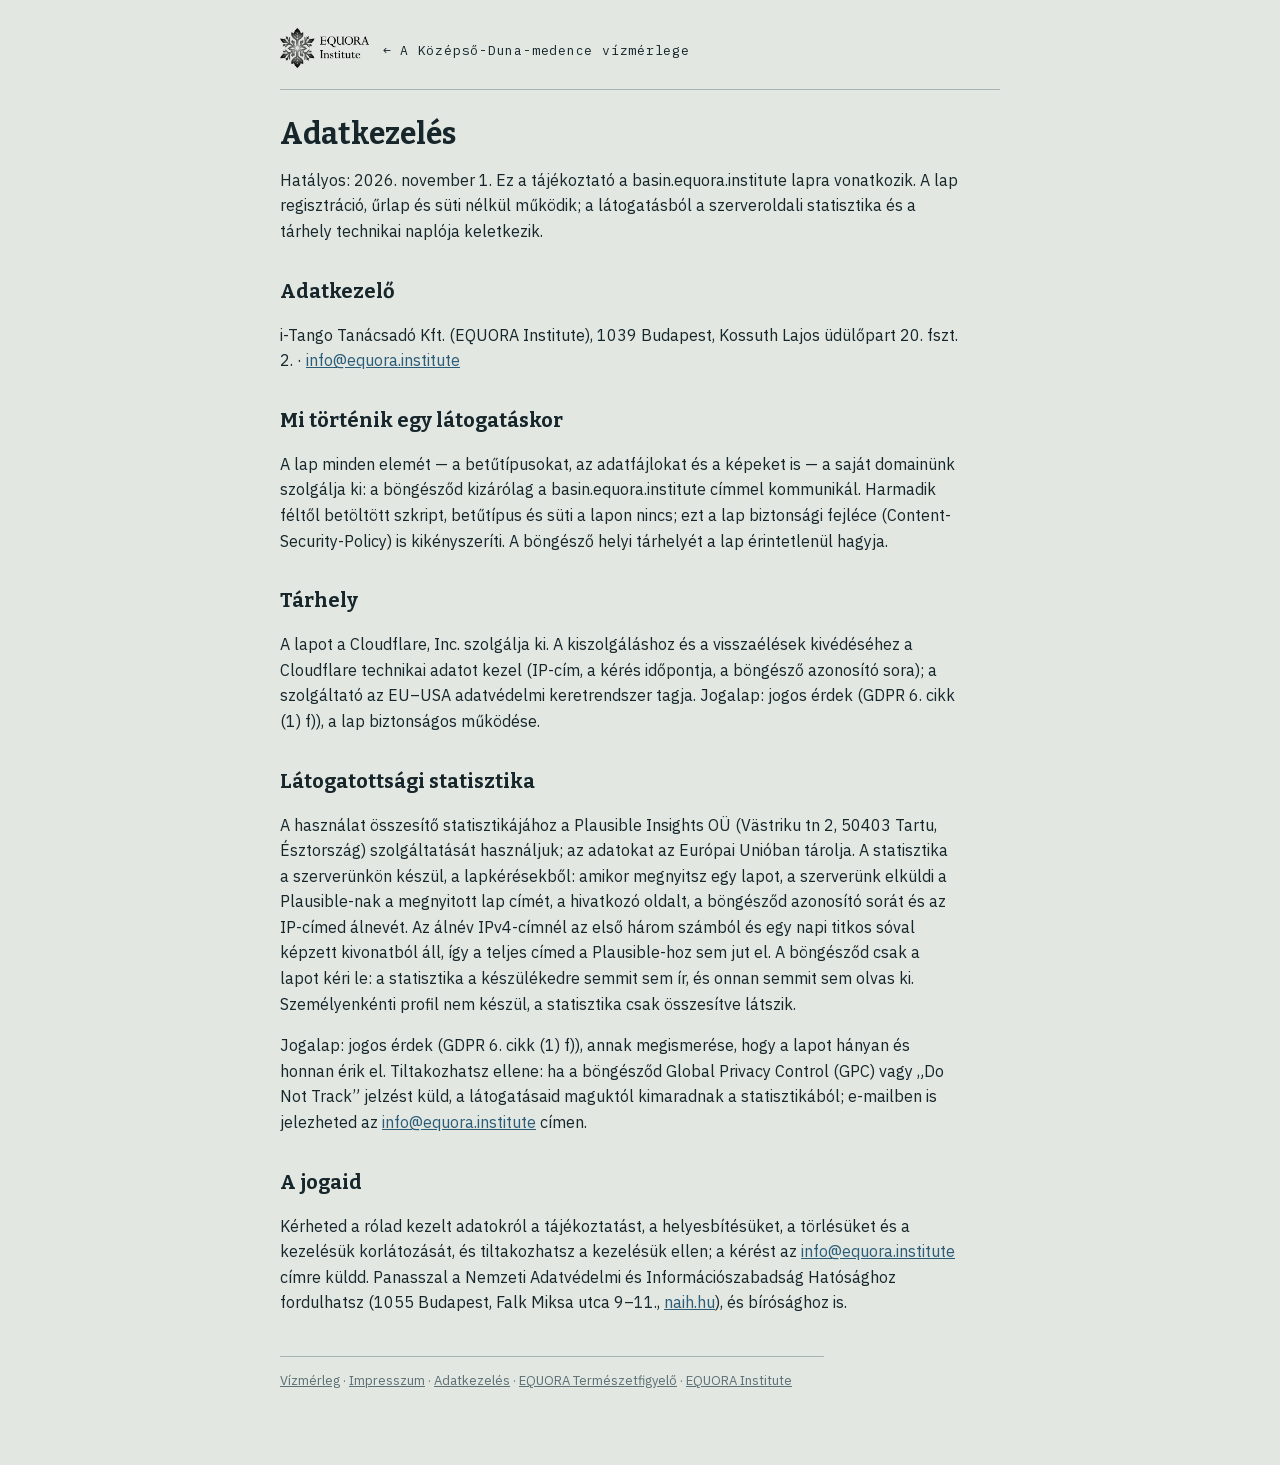
<file: adatkezeles.html>
<!doctype html>
<html lang="hu">
<head>
<meta charset="utf-8">
<meta name="viewport" content="width=device-width, initial-scale=1">
<title>Adatkezelés · A Középső-Duna-medence vízmérlege · EQUORA Institute</title>
<meta name="description" content="Mi történik egy látogatáskor a basin.equora.institute-on: tárhely, szerveroldali statisztika, a jogaid.">
<link rel="canonical" href="https://basin.equora.institute/adatkezeles">
<meta name="robots" content="index, follow">
<meta property="og:site_name" content="EQUORA Institute">
<meta property="og:image" content="https://basin.equora.institute/og.png">
<meta property="og:image:width" content="1200">
<meta property="og:image:height" content="630">
<meta name="twitter:card" content="summary_large_image">
<link rel="icon" type="image/x-icon" href="/favicon.ico">
<link rel="icon" type="image/png" sizes="32x32" href="/favicon-32.png">
<link rel="stylesheet" href="/fonts/fonts.css">
<style>
:root{--papir:#E2E7E2;--papir-2:#EDF0EC;--tinta:#16262B;--halvany:#5C7075;--vonal:#A6B5B1;--viz:#2B5C77;
  --serif:"Bitter",Georgia,serif;--sans:"IBM Plex Sans",system-ui,sans-serif;--mono:"IBM Plex Mono",ui-monospace,monospace}
*{box-sizing:border-box}
body{margin:0;background:var(--papir);color:var(--tinta);font:16px/1.6 var(--sans)}
.keret{max-width:760px;margin:0 auto;padding:28px 20px 60px}
.fej{display:flex;align-items:center;gap:14px;border-bottom:1px solid var(--vonal);padding-bottom:14px;margin-bottom:26px}
.fej img{height:40px;width:auto}
.fej a{color:var(--tinta);text-decoration:none;font-family:var(--mono);font-size:13px;letter-spacing:.06em}
h1{font-family:var(--serif);font-weight:700;font-size:30px;line-height:1.2;margin:0 0 14px}
h2{font-family:var(--serif);font-weight:700;font-size:20px;margin:30px 0 8px}
p,li{max-width:68ch}
a{color:var(--viz)}
table{border-collapse:collapse;width:100%;margin:8px 0 4px;font-size:15px}
th,td{text-align:left;vertical-align:top;padding:7px 10px 7px 0;border-bottom:1px solid var(--vonal)}
th{font-family:var(--mono);font-size:12px;letter-spacing:.06em;text-transform:uppercase;color:var(--halvany);font-weight:500;width:34%}
.lab{margin-top:40px;padding-top:14px;border-top:1px solid var(--vonal);font-size:13px;color:var(--halvany)}
.lab a{color:var(--halvany)}
</style>
</head>
<body>
<div class="keret">
<div class="fej"><a href="/"><img src="/logo.png" alt="EQUORA Institute" width="89" height="40"></a><a href="/">← A Középső-Duna-medence vízmérlege</a></div>

<h1>Adatkezelés</h1>
<p>Hatályos: 2026. november 1. Ez a tájékoztató a basin.equora.institute lapra vonatkozik. A lap regisztráció, űrlap és süti nélkül működik; a látogatásból a szerveroldali statisztika és a tárhely technikai naplója keletkezik.</p>
<h2>Adatkezelő</h2>
<p>i-Tango Tanácsadó Kft. (EQUORA Institute), 1039 Budapest, Kossuth Lajos üdülőpart 20. fszt. 2. · <!--email_off--><a href="mailto:info@equora.institute">info@equora.institute</a><!--/email_off--></p>
<h2>Mi történik egy látogatáskor</h2>
<p>A lap minden elemét — a betűtípusokat, az adatfájlokat és a képeket is — a saját domainünk szolgálja ki: a böngésződ kizárólag a basin.equora.institute címmel kommunikál. Harmadik féltől betöltött szkript, betűtípus és süti a lapon nincs; ezt a lap biztonsági fejléce (Content-Security-Policy) is kikényszeríti. A böngésző helyi tárhelyét a lap érintetlenül hagyja.</p>
<h2>Tárhely</h2>
<p>A lapot a Cloudflare, Inc. szolgálja ki. A kiszolgáláshoz és a visszaélések kivédéséhez a Cloudflare technikai adatot kezel (IP-cím, a kérés időpontja, a böngésző azonosító sora); a szolgáltató az EU–USA adatvédelmi keretrendszer tagja. Jogalap: jogos érdek (GDPR 6. cikk (1) f)), a lap biztonságos működése.</p>
<h2>Látogatottsági statisztika</h2>
<p>A használat összesítő statisztikájához a Plausible Insights OÜ (Västriku tn 2, 50403 Tartu, Észtország) szolgáltatását használjuk; az adatokat az Európai Unióban tárolja. A statisztika a szerverünkön készül, a lapkérésekből: amikor megnyitsz egy lapot, a szerverünk elküldi a Plausible-nak a megnyitott lap címét, a hivatkozó oldalt, a böngésződ azonosító sorát és az IP-címed álnevét. Az álnév IPv4-címnél az első három számból és egy napi titkos sóval képzett kivonatból áll, így a teljes címed a Plausible-hoz sem jut el. A böngésződ csak a lapot kéri le: a statisztika a készülékedre semmit sem ír, és onnan semmit sem olvas ki. Személyenkénti profil nem készül, a statisztika csak összesítve látszik.</p>
<p>Jogalap: jogos érdek (GDPR 6. cikk (1) f)), annak megismerése, hogy a lapot hányan és honnan érik el. Tiltakozhatsz ellene: ha a böngésződ Global Privacy Control (GPC) vagy „Do Not Track” jelzést küld, a látogatásaid maguktól kimaradnak a statisztikából; e-mailben is jelezheted az <!--email_off--><a href="mailto:info@equora.institute">info@equora.institute</a><!--/email_off--> címen.</p>
<h2>A jogaid</h2>
<p>Kérheted a rólad kezelt adatokról a tájékoztatást, a helyesbítésüket, a törlésüket és a kezelésük korlátozását, és tiltakozhatsz a kezelésük ellen; a kérést az <!--email_off--><a href="mailto:info@equora.institute">info@equora.institute</a><!--/email_off--> címre küldd. Panasszal a Nemzeti Adatvédelmi és Információszabadság Hatósághoz fordulhatsz (1055 Budapest, Falk Miksa utca 9–11., <a href="https://naih.hu/">naih.hu</a>), és bírósághoz is.</p>
<p class="lab"><a href="/">Vízmérleg</a> · <a href="/impresszum">Impresszum</a> · <a href="/adatkezeles">Adatkezelés</a> · <a href="https://nature.equora.institute/">EQUORA Természetfigyelő</a> · <a href="https://equora.institute/">EQUORA Institute</a></p>
</div>
</body>
</html>
</file>
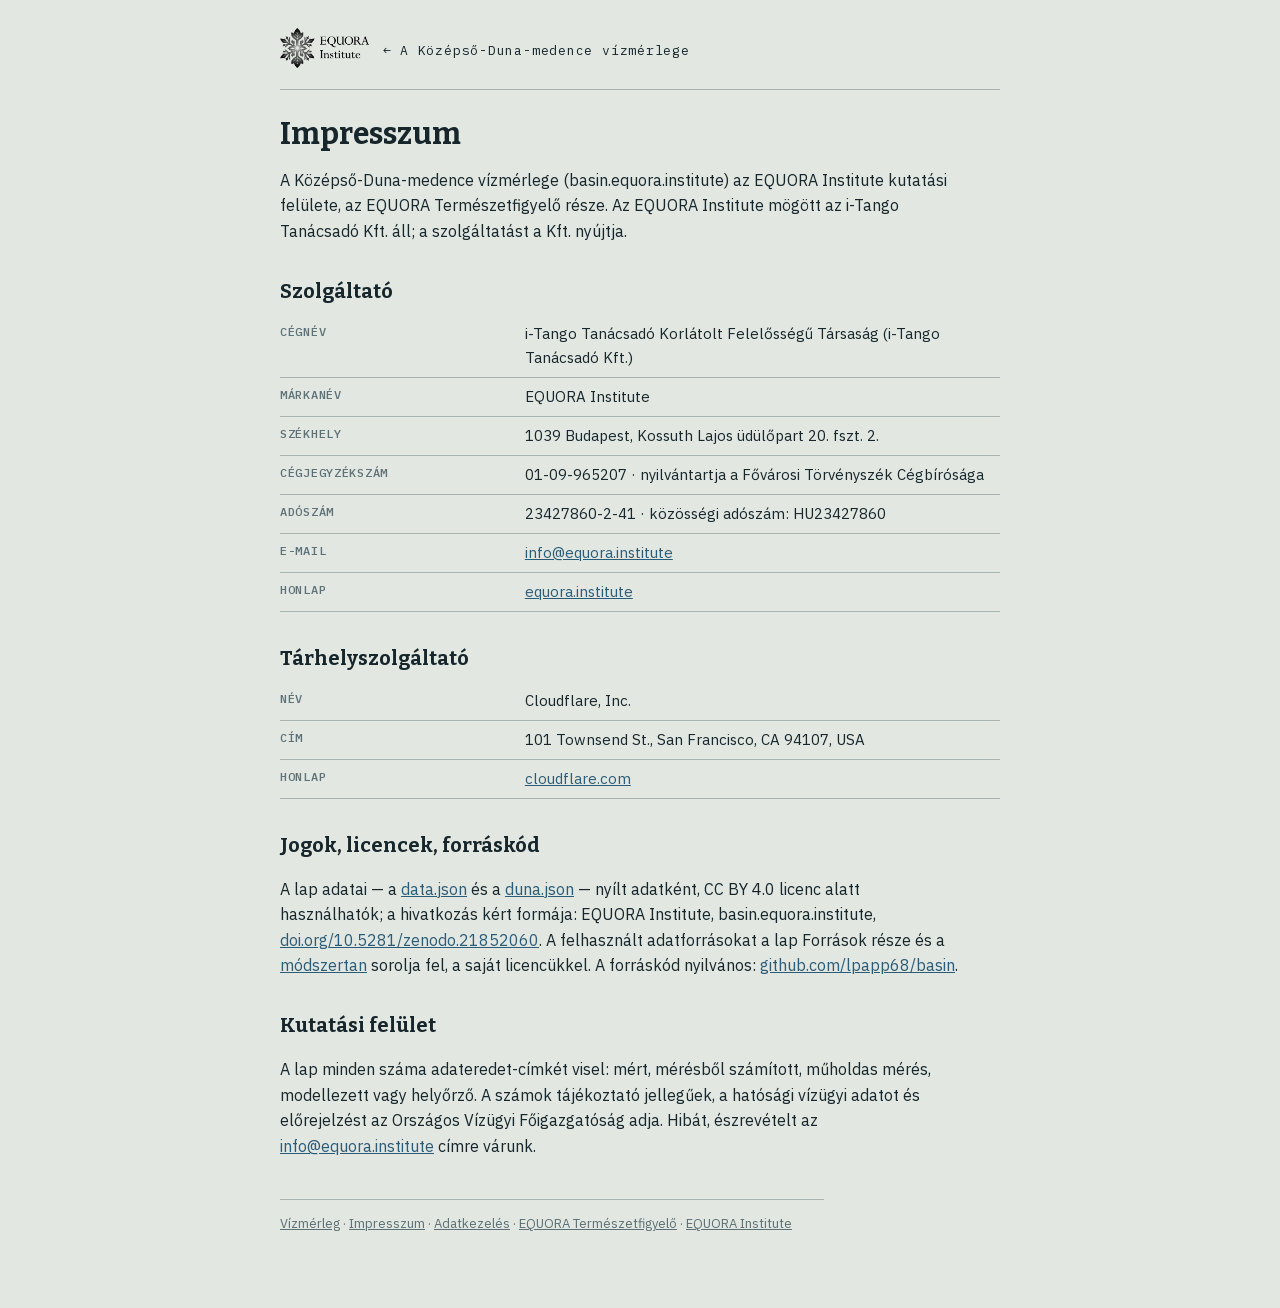
<file: impresszum.html>
<!doctype html>
<html lang="hu">
<head>
<meta charset="utf-8">
<meta name="viewport" content="width=device-width, initial-scale=1">
<title>Impresszum · A Középső-Duna-medence vízmérlege · EQUORA Institute</title>
<meta name="description" content="A basin.equora.institute szolgáltatója, elérhetősége, tárhelye és licencei.">
<link rel="canonical" href="https://basin.equora.institute/impresszum">
<meta name="robots" content="index, follow">
<meta property="og:site_name" content="EQUORA Institute">
<meta property="og:image" content="https://basin.equora.institute/og.png">
<meta property="og:image:width" content="1200">
<meta property="og:image:height" content="630">
<meta name="twitter:card" content="summary_large_image">
<link rel="icon" type="image/x-icon" href="/favicon.ico">
<link rel="icon" type="image/png" sizes="32x32" href="/favicon-32.png">
<link rel="stylesheet" href="/fonts/fonts.css">
<style>
:root{--papir:#E2E7E2;--papir-2:#EDF0EC;--tinta:#16262B;--halvany:#5C7075;--vonal:#A6B5B1;--viz:#2B5C77;
  --serif:"Bitter",Georgia,serif;--sans:"IBM Plex Sans",system-ui,sans-serif;--mono:"IBM Plex Mono",ui-monospace,monospace}
*{box-sizing:border-box}
body{margin:0;background:var(--papir);color:var(--tinta);font:16px/1.6 var(--sans)}
.keret{max-width:760px;margin:0 auto;padding:28px 20px 60px}
.fej{display:flex;align-items:center;gap:14px;border-bottom:1px solid var(--vonal);padding-bottom:14px;margin-bottom:26px}
.fej img{height:40px;width:auto}
.fej a{color:var(--tinta);text-decoration:none;font-family:var(--mono);font-size:13px;letter-spacing:.06em}
h1{font-family:var(--serif);font-weight:700;font-size:30px;line-height:1.2;margin:0 0 14px}
h2{font-family:var(--serif);font-weight:700;font-size:20px;margin:30px 0 8px}
p,li{max-width:68ch}
a{color:var(--viz)}
table{border-collapse:collapse;width:100%;margin:8px 0 4px;font-size:15px}
th,td{text-align:left;vertical-align:top;padding:7px 10px 7px 0;border-bottom:1px solid var(--vonal)}
th{font-family:var(--mono);font-size:12px;letter-spacing:.06em;text-transform:uppercase;color:var(--halvany);font-weight:500;width:34%}
.lab{margin-top:40px;padding-top:14px;border-top:1px solid var(--vonal);font-size:13px;color:var(--halvany)}
.lab a{color:var(--halvany)}
</style>
</head>
<body>
<div class="keret">
<div class="fej"><a href="/"><img src="/logo.png" alt="EQUORA Institute" width="89" height="40"></a><a href="/">← A Középső-Duna-medence vízmérlege</a></div>

<h1>Impresszum</h1>
<p>A Középső-Duna-medence vízmérlege (basin.equora.institute) az EQUORA Institute kutatási felülete, az EQUORA Természetfigyelő része. Az EQUORA Institute mögött az i-Tango Tanácsadó Kft. áll; a szolgáltatást a Kft. nyújtja.</p>
<h2>Szolgáltató</h2>
<table>
<tr><th>Cégnév</th><td>i-Tango Tanácsadó Korlátolt Felelősségű Társaság (i-Tango Tanácsadó Kft.)</td></tr>
<tr><th>Márkanév</th><td>EQUORA Institute</td></tr>
<tr><th>Székhely</th><td>1039 Budapest, Kossuth Lajos üdülőpart 20. fszt. 2.</td></tr>
<tr><th>Cégjegyzékszám</th><td>01-09-965207 · nyilvántartja a Fővárosi Törvényszék Cégbírósága</td></tr>
<tr><th>Adószám</th><td>23427860-2-41 · közösségi adószám: HU23427860</td></tr>
<tr><th>E-mail</th><td><!--email_off--><a href="mailto:info@equora.institute">info@equora.institute</a><!--/email_off--></td></tr>
<tr><th>Honlap</th><td><a href="https://equora.institute/">equora.institute</a></td></tr>
</table>
<h2>Tárhelyszolgáltató</h2>
<table>
<tr><th>Név</th><td>Cloudflare, Inc.</td></tr>
<tr><th>Cím</th><td>101 Townsend St., San Francisco, CA 94107, USA</td></tr>
<tr><th>Honlap</th><td><a href="https://www.cloudflare.com/">cloudflare.com</a></td></tr>
</table>
<h2>Jogok, licencek, forráskód</h2>
<p>A lap adatai — a <a href="/data.json">data.json</a> és a <a href="/duna.json">duna.json</a> — nyílt adatként, CC BY 4.0 licenc alatt használhatók; a hivatkozás kért formája: EQUORA Institute, basin.equora.institute, <a href="https://doi.org/10.5281/zenodo.21852060">doi.org/10.5281/zenodo.21852060</a>. A felhasznált adatforrásokat a lap Források része és a <a href="https://github.com/lpapp68/basin/blob/main/MODSZERTAN.md">módszertan</a> sorolja fel, a saját licencükkel. A forráskód nyilvános: <a href="https://github.com/lpapp68/basin">github.com/lpapp68/basin</a>.</p>
<h2>Kutatási felület</h2>
<p>A lap minden száma adateredet-címkét visel: mért, mérésből számított, műholdas mérés, modellezett vagy helyőrző. A számok tájékoztató jellegűek, a hatósági vízügyi adatot és előrejelzést az Országos Vízügyi Főigazgatóság adja. Hibát, észrevételt az <!--email_off--><a href="mailto:info@equora.institute">info@equora.institute</a><!--/email_off--> címre várunk.</p>
<p class="lab"><a href="/">Vízmérleg</a> · <a href="/impresszum">Impresszum</a> · <a href="/adatkezeles">Adatkezelés</a> · <a href="https://nature.equora.institute/">EQUORA Természetfigyelő</a> · <a href="https://equora.institute/">EQUORA Institute</a></p>
</div>
</body>
</html>
</file>
<file: fonts/fonts.css>
/* Bitter, IBM Plex Sans, IBM Plex Mono — SIL Open Font License 1.1, saját tárhelyről */
/* Sorrend: a matematikai arcok elöl állnak, mert a böngésző a később deklarált arcot próbálja először. Így a sima
   szövegben a latin arc az elsődleges, a kalapos jelöléseknél (p̂) pedig a teljes jelsort tudó matematikai arc lép be. */
/* Görög és matematikai jelek (φ, Σ, √, ∝, ≥, →, p̂ …). A Plex és a Bitter saját jeleit használjuk; ami hiányzik belőlük,
   azt a Noto Sans Math adja. Mindegyik SIL Open Font License 1.1, saját tárhelyről. */
@font-face {
  font-family: 'IBM Plex Sans';
  font-style: normal;
  font-weight: 400;
  font-display: swap;
  src: url(/fonts/ibm-plex-sans-math.woff2) format('woff2');
  unicode-range: U+0041-005A, U+0061-007A, U+0302-0303, U+0307, U+0393-0394, U+0398, U+039B, U+039E, U+03A0, U+03A3, U+03A6, U+03A8-03A9, U+03B1-03C1, U+03C3-03C9, U+2070, U+2074-2079, U+2080-2089, U+2190-2194, U+2202, U+2206, U+220F, U+2211, U+221A, U+221E, U+222B, U+2248, U+2260, U+2264-2265;
}
@font-face {
  font-family: 'IBM Plex Sans';
  font-style: normal;
  font-weight: 500;
  font-display: swap;
  src: url(/fonts/ibm-plex-sans-math.woff2) format('woff2');
  unicode-range: U+0041-005A, U+0061-007A, U+0302-0303, U+0307, U+0393-0394, U+0398, U+039B, U+039E, U+03A0, U+03A3, U+03A6, U+03A8-03A9, U+03B1-03C1, U+03C3-03C9, U+2070, U+2074-2079, U+2080-2089, U+2190-2194, U+2202, U+2206, U+220F, U+2211, U+221A, U+221E, U+222B, U+2248, U+2260, U+2264-2265;
}
@font-face {
  font-family: 'IBM Plex Sans';
  font-style: normal;
  font-weight: 600;
  font-display: swap;
  src: url(/fonts/ibm-plex-sans-math.woff2) format('woff2');
  unicode-range: U+0041-005A, U+0061-007A, U+0302-0303, U+0307, U+0393-0394, U+0398, U+039B, U+039E, U+03A0, U+03A3, U+03A6, U+03A8-03A9, U+03B1-03C1, U+03C3-03C9, U+2070, U+2074-2079, U+2080-2089, U+2190-2194, U+2202, U+2206, U+220F, U+2211, U+221A, U+221E, U+222B, U+2248, U+2260, U+2264-2265;
}
@font-face {
  font-family: 'IBM Plex Mono';
  font-style: normal;
  font-weight: 400;
  font-display: swap;
  src: url(/fonts/ibm-plex-mono-400-math.woff2) format('woff2');
  unicode-range: U+0302-0303, U+0307, U+03C0, U+2070, U+2074-2079, U+2080-2089, U+2190-2194, U+2202, U+2206, U+220F, U+2211, U+221A, U+221E, U+222B, U+2248, U+2260, U+2264-2265;
}
@font-face {
  font-family: 'IBM Plex Mono';
  font-style: normal;
  font-weight: 500;
  font-display: swap;
  src: url(/fonts/ibm-plex-mono-500-math.woff2) format('woff2');
  unicode-range: U+0302-0303, U+0307, U+03C0, U+2070, U+2074-2079, U+2080-2089, U+2190-2194, U+2202, U+2206, U+220F, U+2211, U+221A, U+221E, U+222B, U+2248, U+2260, U+2264-2265;
}
@font-face {
  font-family: 'IBM Plex Mono';
  font-style: normal;
  font-weight: 600;
  font-display: swap;
  src: url(/fonts/ibm-plex-mono-600-math.woff2) format('woff2');
  unicode-range: U+0302-0303, U+0307, U+03C0, U+2070, U+2074-2079, U+2080-2089, U+2190-2194, U+2202, U+2206, U+220F, U+2211, U+221A, U+221E, U+222B, U+2248, U+2260, U+2264-2265;
}
@font-face {
  font-family: 'Bitter';
  font-style: normal;
  font-weight: 500;
  font-display: swap;
  src: url(/fonts/bitter-math.woff2) format('woff2');
  unicode-range: U+0302-0303, U+0307, U+0393-0394, U+03A0, U+03A9, U+03BC, U+03C0, U+2070, U+2074-2079, U+2080-2089, U+2190-2194, U+2202, U+2205-2206, U+220F, U+2211, U+221A, U+221E, U+2229, U+222B, U+2248, U+2260-2261, U+2264-2265;
}
@font-face {
  font-family: 'Bitter';
  font-style: normal;
  font-weight: 700;
  font-display: swap;
  src: url(/fonts/bitter-math.woff2) format('woff2');
  unicode-range: U+0302-0303, U+0307, U+0393-0394, U+03A0, U+03A9, U+03BC, U+03C0, U+2070, U+2074-2079, U+2080-2089, U+2190-2194, U+2202, U+2205-2206, U+220F, U+2211, U+221A, U+221E, U+2229, U+222B, U+2248, U+2260-2261, U+2264-2265;
}
@font-face {
  font-family: 'Noto Sans Math';
  font-style: normal;
  font-weight: 400;
  font-display: swap;
  src: url(/fonts/noto-sans-math.woff2) format('woff2');
  unicode-range: U+00B0-00B1, U+00D7, U+00F7, U+0302-0303, U+0305, U+0307, U+0393-0394, U+0398, U+039B, U+039E, U+03A0, U+03A3, U+03A6, U+03A8-03A9, U+03B1-03C1, U+03C3-03C9, U+2032-2033, U+2190-2194, U+21D2, U+21D4, U+2200, U+2202-2203, U+2205-2209, U+220F, U+2211, U+2213, U+221A, U+221D-221E, U+2229-222B, U+223C, U+2245, U+2248, U+2260-2261, U+2264-2265, U+2282, U+2286, U+22C5;
}

@font-face {
  font-family: 'Bitter';
  font-style: normal;
  font-weight: 500;
  font-display: swap;
  src: url(/fonts/bitter-500-latin-ext.woff2) format('woff2');
  unicode-range: U+0100-02BA, U+02BD-02C5, U+02C7-02CC, U+02CE-02D7, U+02DD-02FF, U+0304, U+0308, U+0329, U+1D00-1DBF, U+1E00-1E9F, U+1EF2-1EFF, U+2020, U+20A0-20AB, U+20AD-20C0, U+2113, U+2C60-2C7F, U+A720-A7FF;
}
@font-face {
  font-family: 'Bitter';
  font-style: normal;
  font-weight: 500;
  font-display: swap;
  src: url(/fonts/bitter-500-latin.woff2) format('woff2');
  unicode-range: U+0000-00FF, U+0131, U+0152-0153, U+02BB-02BC, U+02C6, U+02DA, U+02DC, U+0304, U+0308, U+0329, U+2000-206F, U+20AC, U+2122, U+2191, U+2193, U+2212, U+2215, U+FEFF, U+FFFD;
}
@font-face {
  font-family: 'Bitter';
  font-style: normal;
  font-weight: 700;
  font-display: swap;
  src: url(/fonts/bitter-700-latin-ext.woff2) format('woff2');
  unicode-range: U+0100-02BA, U+02BD-02C5, U+02C7-02CC, U+02CE-02D7, U+02DD-02FF, U+0304, U+0308, U+0329, U+1D00-1DBF, U+1E00-1E9F, U+1EF2-1EFF, U+2020, U+20A0-20AB, U+20AD-20C0, U+2113, U+2C60-2C7F, U+A720-A7FF;
}
@font-face {
  font-family: 'Bitter';
  font-style: normal;
  font-weight: 700;
  font-display: swap;
  src: url(/fonts/bitter-700-latin.woff2) format('woff2');
  unicode-range: U+0000-00FF, U+0131, U+0152-0153, U+02BB-02BC, U+02C6, U+02DA, U+02DC, U+0304, U+0308, U+0329, U+2000-206F, U+20AC, U+2122, U+2191, U+2193, U+2212, U+2215, U+FEFF, U+FFFD;
}
@font-face {
  font-family: 'IBM Plex Mono';
  font-style: normal;
  font-weight: 400;
  font-display: swap;
  src: url(/fonts/ibm-plex-mono-400-latin-ext.woff2) format('woff2');
  unicode-range: U+0100-02BA, U+02BD-02C5, U+02C7-02CC, U+02CE-02D7, U+02DD-02FF, U+0304, U+0308, U+0329, U+1D00-1DBF, U+1E00-1E9F, U+1EF2-1EFF, U+2020, U+20A0-20AB, U+20AD-20C0, U+2113, U+2C60-2C7F, U+A720-A7FF;
}
@font-face {
  font-family: 'IBM Plex Mono';
  font-style: normal;
  font-weight: 400;
  font-display: swap;
  src: url(/fonts/ibm-plex-mono-400-latin.woff2) format('woff2');
  unicode-range: U+0000-00FF, U+0131, U+0152-0153, U+02BB-02BC, U+02C6, U+02DA, U+02DC, U+0304, U+0308, U+0329, U+2000-206F, U+20AC, U+2122, U+2191, U+2193, U+2212, U+2215, U+FEFF, U+FFFD;
}
@font-face {
  font-family: 'IBM Plex Mono';
  font-style: normal;
  font-weight: 500;
  font-display: swap;
  src: url(/fonts/ibm-plex-mono-500-latin-ext.woff2) format('woff2');
  unicode-range: U+0100-02BA, U+02BD-02C5, U+02C7-02CC, U+02CE-02D7, U+02DD-02FF, U+0304, U+0308, U+0329, U+1D00-1DBF, U+1E00-1E9F, U+1EF2-1EFF, U+2020, U+20A0-20AB, U+20AD-20C0, U+2113, U+2C60-2C7F, U+A720-A7FF;
}
@font-face {
  font-family: 'IBM Plex Mono';
  font-style: normal;
  font-weight: 500;
  font-display: swap;
  src: url(/fonts/ibm-plex-mono-500-latin.woff2) format('woff2');
  unicode-range: U+0000-00FF, U+0131, U+0152-0153, U+02BB-02BC, U+02C6, U+02DA, U+02DC, U+0304, U+0308, U+0329, U+2000-206F, U+20AC, U+2122, U+2191, U+2193, U+2212, U+2215, U+FEFF, U+FFFD;
}
@font-face {
  font-family: 'IBM Plex Mono';
  font-style: normal;
  font-weight: 600;
  font-display: swap;
  src: url(/fonts/ibm-plex-mono-600-latin-ext.woff2) format('woff2');
  unicode-range: U+0100-02BA, U+02BD-02C5, U+02C7-02CC, U+02CE-02D7, U+02DD-02FF, U+0304, U+0308, U+0329, U+1D00-1DBF, U+1E00-1E9F, U+1EF2-1EFF, U+2020, U+20A0-20AB, U+20AD-20C0, U+2113, U+2C60-2C7F, U+A720-A7FF;
}
@font-face {
  font-family: 'IBM Plex Mono';
  font-style: normal;
  font-weight: 600;
  font-display: swap;
  src: url(/fonts/ibm-plex-mono-600-latin.woff2) format('woff2');
  unicode-range: U+0000-00FF, U+0131, U+0152-0153, U+02BB-02BC, U+02C6, U+02DA, U+02DC, U+0304, U+0308, U+0329, U+2000-206F, U+20AC, U+2122, U+2191, U+2193, U+2212, U+2215, U+FEFF, U+FFFD;
}
@font-face {
  font-family: 'IBM Plex Sans';
  font-style: normal;
  font-weight: 400;
  font-stretch: 100%;
  font-display: swap;
  src: url(/fonts/ibm-plex-sans-400-latin-ext.woff2) format('woff2');
  unicode-range: U+0100-02BA, U+02BD-02C5, U+02C7-02CC, U+02CE-02D7, U+02DD-02FF, U+0304, U+0308, U+0329, U+1D00-1DBF, U+1E00-1E9F, U+1EF2-1EFF, U+2020, U+20A0-20AB, U+20AD-20C0, U+2113, U+2C60-2C7F, U+A720-A7FF;
}
@font-face {
  font-family: 'IBM Plex Sans';
  font-style: normal;
  font-weight: 400;
  font-stretch: 100%;
  font-display: swap;
  src: url(/fonts/ibm-plex-sans-400-latin.woff2) format('woff2');
  unicode-range: U+0000-00FF, U+0131, U+0152-0153, U+02BB-02BC, U+02C6, U+02DA, U+02DC, U+0304, U+0308, U+0329, U+2000-206F, U+20AC, U+2122, U+2191, U+2193, U+2212, U+2215, U+FEFF, U+FFFD;
}
@font-face {
  font-family: 'IBM Plex Sans';
  font-style: normal;
  font-weight: 500;
  font-stretch: 100%;
  font-display: swap;
  src: url(/fonts/ibm-plex-sans-500-latin-ext.woff2) format('woff2');
  unicode-range: U+0100-02BA, U+02BD-02C5, U+02C7-02CC, U+02CE-02D7, U+02DD-02FF, U+0304, U+0308, U+0329, U+1D00-1DBF, U+1E00-1E9F, U+1EF2-1EFF, U+2020, U+20A0-20AB, U+20AD-20C0, U+2113, U+2C60-2C7F, U+A720-A7FF;
}
@font-face {
  font-family: 'IBM Plex Sans';
  font-style: normal;
  font-weight: 500;
  font-stretch: 100%;
  font-display: swap;
  src: url(/fonts/ibm-plex-sans-500-latin.woff2) format('woff2');
  unicode-range: U+0000-00FF, U+0131, U+0152-0153, U+02BB-02BC, U+02C6, U+02DA, U+02DC, U+0304, U+0308, U+0329, U+2000-206F, U+20AC, U+2122, U+2191, U+2193, U+2212, U+2215, U+FEFF, U+FFFD;
}
@font-face {
  font-family: 'IBM Plex Sans';
  font-style: normal;
  font-weight: 600;
  font-stretch: 100%;
  font-display: swap;
  src: url(/fonts/ibm-plex-sans-600-latin-ext.woff2) format('woff2');
  unicode-range: U+0100-02BA, U+02BD-02C5, U+02C7-02CC, U+02CE-02D7, U+02DD-02FF, U+0304, U+0308, U+0329, U+1D00-1DBF, U+1E00-1E9F, U+1EF2-1EFF, U+2020, U+20A0-20AB, U+20AD-20C0, U+2113, U+2C60-2C7F, U+A720-A7FF;
}
@font-face {
  font-family: 'IBM Plex Sans';
  font-style: normal;
  font-weight: 600;
  font-stretch: 100%;
  font-display: swap;
  src: url(/fonts/ibm-plex-sans-600-latin.woff2) format('woff2');
  unicode-range: U+0000-00FF, U+0131, U+0152-0153, U+02BB-02BC, U+02C6, U+02DA, U+02DC, U+0304, U+0308, U+0329, U+2000-206F, U+20AC, U+2122, U+2191, U+2193, U+2212, U+2215, U+FEFF, U+FFFD;
}
</file>
